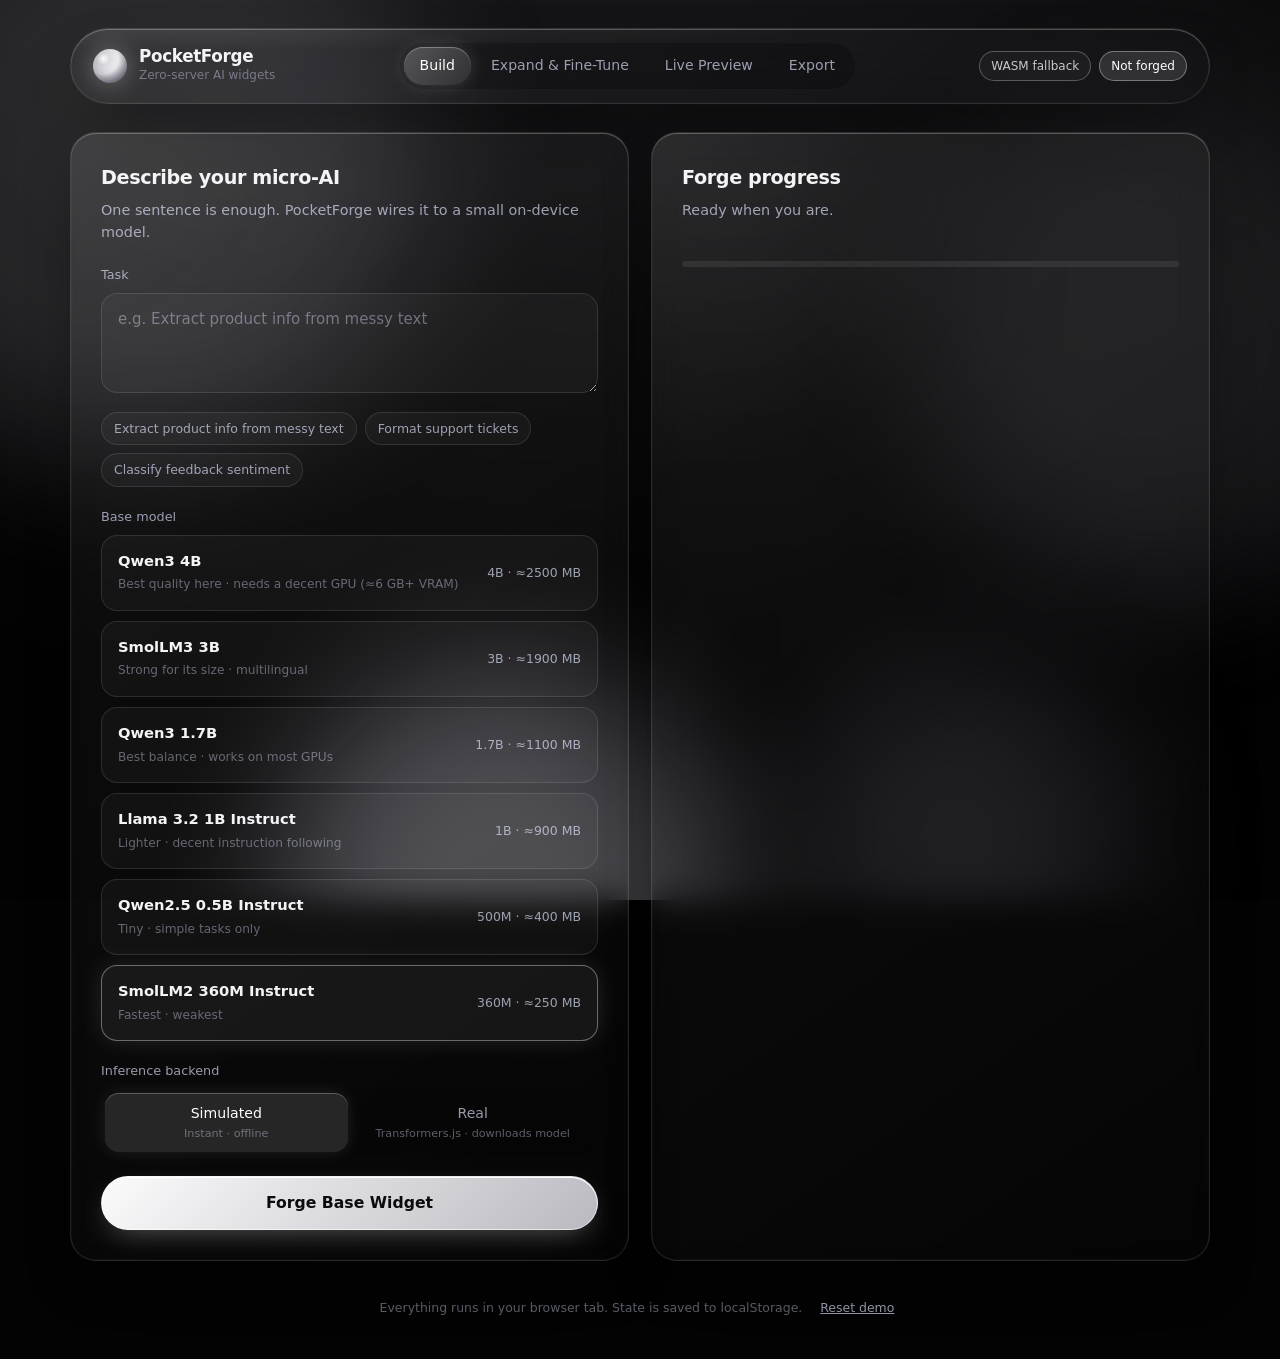
<file: index.html>
<!doctype html>
<html lang="en">
<head>
  <meta charset="utf-8">
  <meta name="viewport" content="width=device-width, initial-scale=1">
  <title>PocketForge</title>
  <meta name="description" content="Forge tiny in-browser AI widgets. No server, no API keys.">
  <link rel="stylesheet" href="styles.css">
</head>
<body>
  <!-- Ambient liquid background (pure CSS, sits behind every glass panel) -->
  <div class="ambient" aria-hidden="true"><i></i><i></i><i></i><i></i></div>

  <div class="shell">
    <!-- ───────────── Header ───────────── -->
    <header class="topbar glass">
      <div class="brand">
        <span class="orb" aria-hidden="true"></span>
        <div>
          <h1>PocketForge</h1>
          <p>Zero-server AI widgets</p>
        </div>
      </div>

      <nav class="tabs" role="tablist" aria-label="Sections">
        <button role="tab" data-tab="build"   aria-selected="true">Build</button>
        <button role="tab" data-tab="expand"  aria-selected="false">Expand &amp; Fine-Tune</button>
        <button role="tab" data-tab="preview" aria-selected="false">Live Preview</button>
        <button role="tab" data-tab="export"  aria-selected="false">Export</button>
      </nav>

      <div class="status">
        <span class="chip" id="hw-chip" title="Detected inference hardware">Detecting…</span>
        <span class="chip chip-ver" id="ver-chip">Not forged</span>
      </div>
    </header>

    <main>
      <!-- ───────────── 1 · BUILD ───────────── -->
      <section id="tab-build" class="panel" role="tabpanel">
        <div class="grid two">
          <div class="glass card">
            <h2>Describe your micro-AI</h2>
            <p class="sub">One sentence is enough. PocketForge wires it to a small on-device model.</p>

            <label class="field">
              <span>Task</span>
              <textarea id="task" rows="3" placeholder="e.g. Extract product info from messy text"></textarea>
            </label>
            <div class="chips" id="task-presets"></div>

            <div class="field">
              <span>Base model</span>
              <div class="model-list" id="model-list"></div>
            </div>

            <div class="field">
              <span>Inference backend</span>
              <div class="seg" id="backend-seg" role="radiogroup" aria-label="Inference backend">
                <button role="radio" data-backend="sim">Simulated<small>Instant · offline</small></button>
                <button role="radio" data-backend="real">Real<small>Transformers.js · downloads model</small></button>
              </div>
            </div>

            <button class="btn primary big" id="forge-btn">Forge Base Widget</button>
          </div>

          <div class="glass card">
            <h2>Forge progress</h2>
            <p class="sub" id="forge-sub">Ready when you are.</p>
            <ol class="steps" id="forge-steps"></ol>
            <div class="bar" aria-hidden="true"><i id="forge-bar"></i></div>
            <pre class="log" id="forge-log" aria-live="polite"></pre>
          </div>
        </div>
      </section>

      <!-- ───────────── 2 · EXPAND ───────────── -->
      <section id="tab-expand" class="panel" role="tabpanel" hidden>
        <div class="grid two">
          <div class="glass card">
            <h2>Expand &amp; Fine-Tune Model</h2>
            <p class="sub">Teach your widget new behavior. Your data is genuinely used: as learned patterns in Simulated mode, and as few-shot context in Real mode.</p>

            <label class="field">
              <span>Training examples <em>one per line: <code>input =&gt; output</code>, or paste a JSON array</em></span>
              <textarea id="ex-text" rows="6" placeholder="Order #4821 broke on arrival, please refund =&gt; {&quot;priority&quot;:&quot;high&quot;,&quot;category&quot;:&quot;billing&quot;}"></textarea>
            </label>

            <div class="row">
              <label class="btn ghost" for="ex-file">Upload JSON / CSV</label>
              <input id="ex-file" type="file" accept=".json,.csv,.txt" hidden>
              <button class="btn ghost" id="ex-sample">Insert sample</button>
            </div>

            <label class="field">
              <span>Behavior rules <em>one per line</em></span>
              <textarea id="rules-text" rows="3" placeholder="Always include a confidence score&#10;Redact phone numbers"></textarea>
            </label>
            <p class="hint">Simulated mode understands: <em>bullet/list</em>, <em>uppercase</em>, <em>compact</em>, <em>redact</em>, <em>confidence</em>. Real mode reads any plain-English rule.</p>

            <button class="btn primary big" id="patch-btn">Update &amp; Patch Model</button>
            <p class="hint" id="patch-lock" hidden>Forge a base widget first.</p>
          </div>


          <div class="stack">
            <div class="glass card">
              <h2>Patch progress</h2>
              <ol class="steps" id="patch-steps"></ol>
              <div class="loss">
                <div class="loss-head"><span>Adapter loss</span><em>simulated</em></div>
                <svg viewBox="0 0 300 70" preserveAspectRatio="none" aria-hidden="true">
                  <defs><linearGradient id="lg" x1="0" x2="1"><stop offset="0" stop-color="#ffffff"/><stop offset="1" stop-color="#8a8a92"/></linearGradient></defs>
                  <polyline id="loss-line" fill="none" stroke="url(#lg)" stroke-width="2" stroke-linecap="round" stroke-linejoin="round" points=""/>
                </svg>
              </div>
            </div>

            <div class="glass card">
              <div class="card-head">
                <div><h2>Self-test</h2><p class="sub" id="test-sub">Forge a widget to run tests.</p></div>
                <div class="btns"><button class="btn ghost" id="test-btn">Run tests</button><button class="btn ghost" id="auto-btn" title="Test, teach the failed cases, retest (up to 3 rounds)">Auto-improve</button></div>
              </div>
              <div class="score"><b id="score-num">—</b><div class="bar"><i id="score-bar"></i></div></div>
              <ul class="list tests" id="test-list"></ul>
              <label class="check"><input type="checkbox" id="auto-fix" checked> Auto-fix failures after forging <em>(teaches the failed held-out cases, then re-tests)</em></label>
              <button class="btn ghost" id="fix-btn" hidden>Copy failures into examples</button>
            </div>

            <div class="glass card">
              <h2>Bundle knowledge</h2>
              <div class="counts"><div><b id="n-ex">0</b><span>examples</span></div><div><b id="n-rules">0</b><span>rules</span></div><div><b id="n-ver">—</b><span>version</span></div></div>
              <ul class="list" id="knowledge-list"></ul>
              <h3>Version history</h3>
              <ul class="list history" id="history-list"></ul>
            </div>
          </div>
        </div>
      </section>

      <!-- ───────────── 3 · PREVIEW ───────────── -->
      <section id="tab-preview" class="panel" role="tabpanel" hidden>
        <div class="glass chat">
          <div class="chat-head">
            <div>
              <h2>Live preview</h2>
              <p class="sub" id="chat-sub">Forge a widget to start testing.</p>
            </div>
            <div class="seg small" id="run-as" role="radiogroup" aria-label="Model version to run">
              <button role="radio" data-as="current" aria-checked="true">Current</button>
              <button role="radio" data-as="base" aria-checked="false">Untrained</button>
            </div>
          </div>
          <div class="msgs" id="msgs" aria-live="polite"></div>
          <div class="chips" id="sample-inputs"></div>
          <form class="composer" id="composer">
            <textarea id="chat-input" rows="2" placeholder="Paste some input…"></textarea>
            <button class="btn primary" id="send-btn" type="submit">Run</button>
          </form>
        </div>
      </section>

      <!-- ───────────── 4 · EXPORT ───────────── -->
      <section id="tab-export" class="panel" role="tabpanel" hidden>
        <div class="grid two wide-left">
          <div class="glass card">
            <div class="card-head">
              <div><h2>Embed snippet</h2><p class="sub">Paste into any HTML page. Self-contained, no build step.</p></div>
              <button class="btn ghost" id="copy-btn">Copy</button>
            </div>
            <pre class="code"><code id="snippet">Forge a widget to generate your snippet.</code></pre>
          </div>

          <div class="stack">
            <div class="glass card">
              <h2>Fallback router</h2>
              <p class="sub">Picked at runtime, in this order.</p>
              <ol class="route">
                <li><b>WebGPU</b><span>q4 weights · fastest</span></li>
                <li><b>WASM (CPU)</b><span>q8 weights · works everywhere modern</span></li>
                <li><b>Rule fallback</b><span>nearest-example match · no model</span></li>
              </ol>
            </div>
            <div class="glass card">
              <h2>Download assets</h2>
              <div class="dl">
                <button class="btn ghost" data-dl="manifest">Bundle manifest <small>.json</small></button>
                <button class="btn ghost" data-dl="adapter">Adapter shard <small>.json</small></button>
                <button class="btn ghost" data-dl="widget">Standalone widget <small>.html</small></button>
              </div>
              <h3>Base model (.onnx)</h3>
              <p class="hint" id="onnx-note">The ONNX weights are hundreds of MB and live on Hugging Face, so this demo links them instead of faking a file.</p>
              <pre class="code small"><code id="onnx-cmd"></code></pre>
              <a class="link" id="onnx-link" target="_blank" rel="noopener">Browse model files ↗</a>
            </div>
          </div>
        </div>
      </section>
    </main>

    <footer class="foot">Everything runs in your browser tab. State is saved to localStorage.
      <button class="linkbtn" id="reset-btn">Reset demo</button></footer>
  </div>

  <div class="toasts" id="toasts" aria-live="polite"></div>

  <!-- Classic scripts (not ES modules) so the page also works when opened via file:// -->
  <script src="js/store.js"></script>
  <script src="js/models.js"></script>
  <script src="js/monitor.js"></script>
  <script src="js/engine.js"></script>
  <script src="js/starter.js"></script>
  <script src="js/tester.js"></script>
  <script src="js/trainer.js"></script>
  <script src="js/exporter.js"></script>
  <script src="js/ui.js"></script>
</body>
</html>
</file>
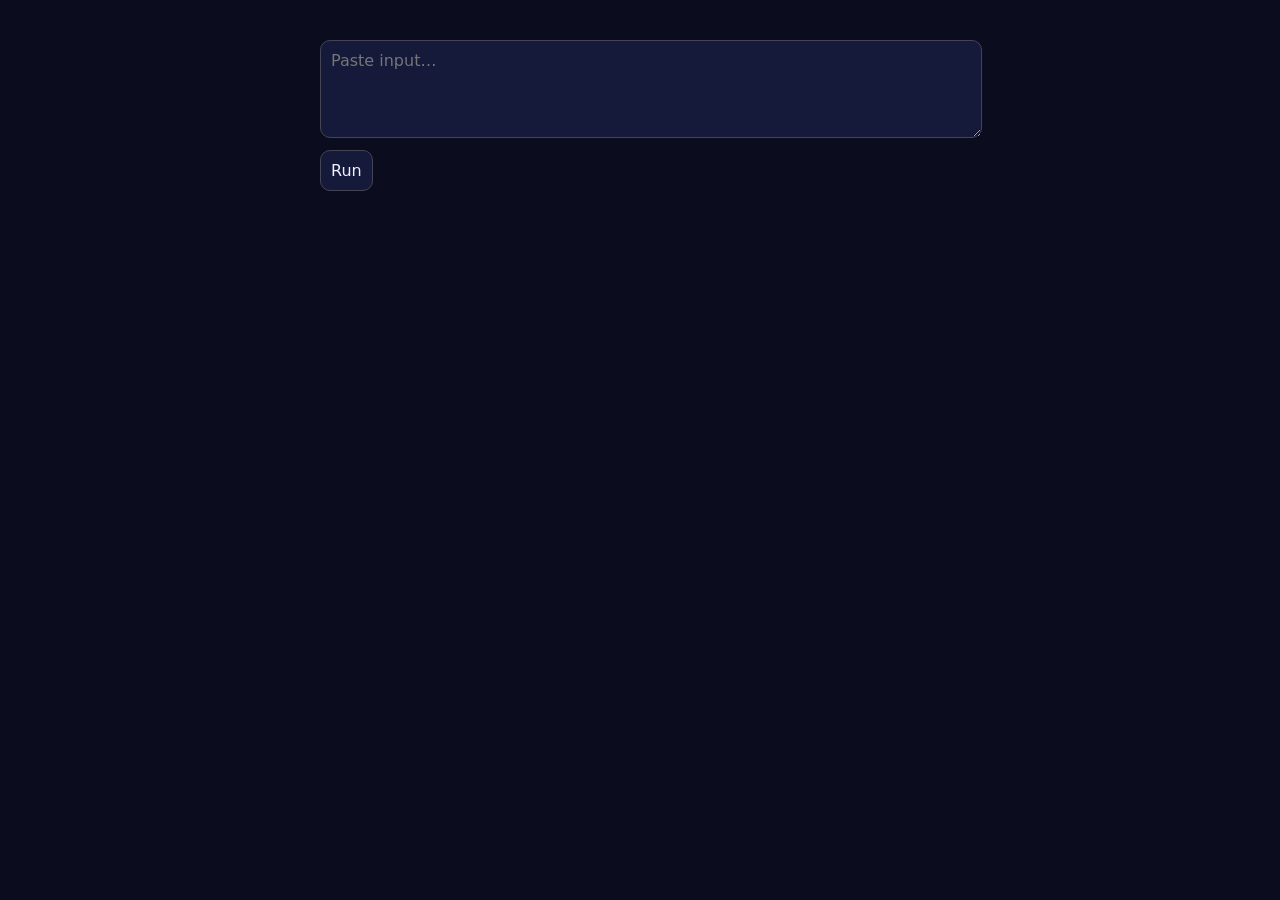
<file: widget.html>
<!doctype html>
<html lang="en"><head><meta charset="utf-8"><meta name="viewport" content="width=device-width,initial-scale=1">
<title>PocketForge widget</title>
<style>body{font:16px system-ui;max-width:640px;margin:40px auto;padding:0 16px;background:#0b0d1f;color:#eef}textarea,button{font:inherit;padding:10px;border-radius:10px;border:1px solid #445;background:#161a3a;color:inherit}button{margin-top:8px;cursor:pointer}</style>
</head><body>
<!-- PocketForge widget · v1.3.0 · runs 100% in the visitor's browser -->
<div id="pocketforge"></div>
<script type="module">
// ── 1. Config (your task + everything you taught it) ──
const CONFIG = {
  "version": "1.3.0",
  "task": "A friendly math tutor chatbot for simple trigonometry. Answer questions about sin, cos and tan of common angles and about right-triangle ratios. Give the formula or value first, then the result, in 1 to 3 short lines.",
  "model": "onnx-community/Qwen3-4B-ONNX",
  "noThink": true,
  "rules": [],
  "examples": [
    {
      "input": "cosine meaning?",
      "output": "The cosine of an angle in a right triangle is the ratio of the adjacent side to the hypotenuse. It is also the x-coordinate of the unit circle at that angle. cos(θ) = adjacent/hypotenuse.",
      "src": "you"
    },
    {
      "input": "show me in bullet points",
      "output": "- Sin: Opposite / Hypotenuse  \n- Cos: Adjacent / Hypotenuse  \n- Tan: Opposite / Adjacent",
      "src": "you"
    },
    {
      "input": "what are the diffrent types of triangles",
      "output": "There are several types of triangles based on their angles and sides. The main types are: equilateral (all sides and angles equal), isosceles (two sides and angles equal), scalene (no sides or angles equal), right-angled (one angle is 90 degrees), acute-angled (all angles less than 90 degrees), and obtuse-angled (one angle greater than 90 degrees).",
      "src": "you"
    }
  ]
};

// ── 2. Prompt builder (identical to the live preview) ──
function buildMessages(task, rules, examples, input) {
    const sys = ['You are a focused micro-assistant embedded in a web page.',
      'Task: ' + (task || 'Answer the user.')]
      .concat(rules.length ? ['Rules:'].concat(rules.map(r => '- ' + r)) : [])
      .concat(['Every user message is the input for the task above. Do what the task says; never ask for logins, credentials or personal information.',
        'Reply with the result only, no preamble. Match the format of any examples exactly; use plain text unless the task, rules or examples call for JSON.']).join('\n');
    // Small models obey the USER turn far more than the system turn, so every turn restates the task
    // and wraps the text as quoted data. Examples use the exact same wrapper as the live input.
    const wrap = t => 'Task: ' + (task || 'Answer the user.') + '\nApply the task to the text below. Output only the result.\nText:\n\"\"\"\n' + t + '\n\"\"\"\nResult:';
    const msgs = [{ role: 'system', content: sys }];
    // Last 8 examples keep the context short enough for a ~0.5B model.
    examples.slice(-8).forEach(e => msgs.push({ role: 'user', content: wrap(e.input) }, { role: 'assistant', content: e.output }));
    msgs.push({ role: 'user', content: wrap(input) });
    return msgs;
  }

// ── 3. Fallback router: WebGPU → WASM → rule-based ──
async function pickRoutes() {
  const routes = [];
  try {
    if (navigator.gpu && await navigator.gpu.requestAdapter()) routes.push({ device: 'webgpu', dtype: 'q4f16' }, { device: 'webgpu', dtype: 'q4' });
  } catch (e) { /* no WebGPU */ }
  if (typeof WebAssembly === 'object') routes.push({ device: 'wasm', dtype: 'q8' }, { device: 'wasm', dtype: 'q4' });
  return routes;                       // empty → rule fallback
}

let generator = null;
async function loadModel(onStatus) {
  const routes = await pickRoutes();
  if (!routes.length) return null;
  let pipeline;
  try { ({ pipeline } = await import('https://cdn.jsdelivr.net/npm/@huggingface/transformers@4.3.2')); }
  catch (e) { console.warn('PocketForge: could not load Transformers.js', e); return null; }   // offline/blocked → rule fallback
  // To self-host weights: import { env } and set env.allowRemoteModels = false; env.localModelPath = '/models/';
  for (const route of routes) {
    try {
      const files = {};
      return await pipeline('text-generation', CONFIG.model, Object.assign({}, route, {
        progress_callback: p => {
          if (p.status !== 'progress' || !p.total) return;
          files[p.file] = p; const f = Object.values(files);
          onStatus('Downloading model… ' + Math.round(100 * f.reduce((a, x) => a + x.loaded, 0) / f.reduce((a, x) => a + x.total, 0)) + '%');
        }
      }));
    } catch (e) { console.warn('PocketForge route failed:', route, e); }
  }
  return null;
}

// Last-resort fallback: reply with the closest taught example (no model needed).
function nearest(input) {
  const tok = s => new Set(String(s).toLowerCase().match(/[a-z0-9]+/g) || []);
  const a = tok(input); let best = null, top = 0;
  CONFIG.examples.forEach(e => {
    const b = tok(e.input); let i = 0; a.forEach(t => b.has(t) && i++);
    const score = i / (a.size + b.size - i || 1);
    if (score > top) { top = score; best = e; }
  });
  return best ? best.output : '(No on-device model available in this browser.)';
}

async function run(input, onStatus) {
  if (generator === null) generator = (await loadModel(onStatus)) || false;
  if (!generator) return nearest(input);
  const msgs = buildMessages(CONFIG.task, CONFIG.rules, CONFIG.examples, input);
  if (CONFIG.noThink) msgs[msgs.length - 1].content += ' /no_think';   // Qwen3: skip the reasoning phase
  const out = await generator(msgs, { max_new_tokens: 160, do_sample: false });
  let text = out[0].generated_text.at(-1).content;
  const end = text.lastIndexOf('</think>');             // Qwen3: drop the reasoning block (string ops, no regex)
  if (end >= 0) text = text.slice(end + 8);
  if (text.indexOf('<think>') >= 0) text = text.slice(0, text.indexOf('<think>'));
  return text.trim();
}

// ── 4. Minimal UI (style freely) ──
const root = document.getElementById('pocketforge');
root.innerHTML = '<textarea rows="4" style="width:100%" placeholder="Paste input…"></textarea>' +
  '<button>Run</button> <small></small><pre style="white-space:pre-wrap"></pre>';
const [box, btn, note, out] = ['textarea', 'button', 'small', 'pre'].map(t => root.querySelector(t));
btn.onclick = async () => {
  btn.disabled = true; out.textContent = '';
  try { out.textContent = await run(box.value, t => (note.textContent = t)); note.textContent = ''; }
  catch (e) { out.textContent = 'Error: ' + (e.message || e); }
  finally { btn.disabled = false; }
};
</script>
</body></html>
</file>
<file: styles.css>
/* ==========================================================================
   PocketForge · Liquid Glass theme
   Layers: ambient gradient blobs → glass panels (blur + specular edge) → content
   ========================================================================== */
:root{
  --bg:#030304; --text:#f4f4f6; --muted:rgba(226,230,255,.66); --faint:rgba(226,230,255,.4);
  --stroke:rgba(255,255,255,.11); --field:rgba(255,255,255,.035);
  --accent:#f2f2f4; --accent2:#9a9aa2; --ok:#e6e6ea; --warn:#c8c8ce; --danger:#b0b0b8;
  --r:26px; --ease:cubic-bezier(.2,.8,.2,1);
}
*{box-sizing:border-box;margin:0}
html{color-scheme:dark}
body{
  font:15px/1.55 Inter,ui-sans-serif,system-ui,-apple-system,"Segoe UI",Roboto,sans-serif;
  color:var(--text);background:var(--bg);min-height:100vh;overflow-x:hidden;-webkit-font-smoothing:antialiased;
}
h1,h2,h3{font-weight:600;letter-spacing:-.02em}
h2{font-size:1.2rem}
h3{font-size:.8rem;text-transform:uppercase;letter-spacing:.08em;color:var(--faint);margin:22px 0 10px;font-weight:600}
code{font-family:ui-monospace,SFMono-Regular,Menlo,Consolas,monospace;font-size:.85em}
[hidden]{display:none!important}

/* ── Ambient background ───────────────────────────────────────────────── */
.ambient{position:fixed;inset:0;z-index:-1;overflow:hidden;
  background:radial-gradient(120% 90% at 50% -10%,#18181b 0%,#0a0a0b 55%,#020203 100%)}
.ambient i{position:absolute;border-radius:50%;filter:blur(70px);opacity:.22;will-change:transform;animation:drift 28s ease-in-out infinite alternate}
.ambient i:nth-child(1){width:46vmax;height:46vmax;left:-12vmax;top:-10vmax;background:#8c8c94}
.ambient i:nth-child(2){width:38vmax;height:38vmax;right:-10vmax;top:8vmax;background:#5c5c64;animation-delay:-8s}
.ambient i:nth-child(3){width:34vmax;height:34vmax;left:22vw;bottom:-16vmax;background:#b4b4bc;animation-delay:-15s;opacity:.38}
.ambient i:nth-child(4){width:26vmax;height:26vmax;right:12vw;bottom:-8vmax;background:#46464c;animation-delay:-21s;opacity:.35}
@keyframes drift{to{transform:translate3d(6vw,4vh,0) scale(1.12)}}

/* ── Glass primitive ──────────────────────────────────────────────────── */
.glass{
  position:relative;border:1px solid var(--stroke);border-radius:var(--r);
  background:linear-gradient(145deg,rgba(255,255,255,.055),rgba(255,255,255,.012));
  -webkit-backdrop-filter:blur(16px) saturate(150%);backdrop-filter:blur(16px) saturate(150%);
  box-shadow:0 24px 60px -24px rgba(0,0,0,.65),inset 0 1px 0 rgba(255,255,255,.24),inset 0 0 0 1px rgba(255,255,255,.025);
}
.glass::before{ /* soft specular highlight on the top-left edge */
  content:"";position:absolute;inset:0;border-radius:inherit;pointer-events:none;
  background:radial-gradient(120% 55% at 0% 0%,rgba(255,255,255,.07),transparent 55%);
}

/* ── Layout ───────────────────────────────────────────────────────────── */
.shell{max-width:1180px;margin:0 auto;padding:28px 20px 40px}
.topbar{display:flex;align-items:center;gap:24px;padding:14px 22px;margin-bottom:28px;border-radius:999px;flex-wrap:wrap}
.brand{display:flex;align-items:center;gap:12px}
.brand h1{font-size:1.05rem;line-height:1.1}
.brand p{font-size:.75rem;color:var(--faint)}
.orb{width:34px;height:34px;border-radius:50%;
  background:radial-gradient(circle at 30% 28%,#fff 0,#dcdce0 18%,#f2f2f4 45%,#5a5a62 100%);
  box-shadow:0 0 24px rgba(255,255,255,0.315),inset 0 -6px 12px rgba(0,0,30,.35)}
.tabs{display:flex;gap:4px;padding:4px;border-radius:999px;background:rgba(0,0,0,.22);margin:0 auto}
.tabs button{border:0;background:none;color:var(--muted);padding:8px 16px;border-radius:999px;font:inherit;font-size:.88rem;cursor:pointer;transition:.25s var(--ease);white-space:nowrap}
.tabs button:hover{color:var(--text)}
.tabs button[aria-selected=true]{color:#fff;background:linear-gradient(135deg,rgba(255,255,255,0.248),rgba(255,255,255,0.105));box-shadow:0 0 18px rgba(255,255,255,0.158),inset 0 1px 0 rgba(255,255,255,.3)}
.status{display:flex;gap:8px}
.chip{font-size:.75rem;padding:5px 11px;border-radius:999px;border:1px solid var(--stroke);background:var(--field);color:var(--muted)}
.chip.ok{color:var(--ok);border-color:rgba(235,235,240,.35)}
.chip.warn{color:var(--warn);border-color:rgba(200,200,206,.35)}
.chip-ver{color:#fff;border-color:rgba(255,255,255,0.225);background:rgba(255,255,255,0.081)}

.panel{animation:rise .5s var(--ease)}
@keyframes rise{from{opacity:0;transform:translateY(10px)}}
.grid{display:grid;gap:22px}
.grid.two{grid-template-columns:repeat(2,minmax(0,1fr))}
.grid>*,.stack>*{min-width:0}
.grid.two.wide-left{grid-template-columns:minmax(0,1.35fr) minmax(0,1fr)}
.stack{display:flex;flex-direction:column;gap:22px}
.card{padding:30px}
.card-head{display:flex;justify-content:space-between;gap:16px;align-items:flex-start;margin-bottom:6px}
.sub{color:var(--muted);font-size:.9rem;margin:6px 0 22px}
.hint{color:var(--faint);font-size:.78rem;margin:-6px 0 18px}
.hint em{font-style:normal;color:var(--muted)}

/* ── Form controls ────────────────────────────────────────────────────── */
.field{display:block;margin-bottom:20px}
.field>span{display:block;font-size:.8rem;font-weight:500;color:var(--muted);margin-bottom:8px}
.field>span em{font-style:normal;color:var(--faint);font-weight:400;margin-left:6px}
textarea,input[type=text],input[type=password]{
  width:100%;resize:vertical;padding:14px 16px;border-radius:16px;border:1px solid var(--stroke);
  background:var(--field);color:var(--text);font:inherit;outline:none;transition:.25s var(--ease)}
textarea::placeholder{color:var(--faint)}
textarea:focus{border-color:rgba(255,255,255,0.315);box-shadow:0 0 0 4px rgba(255,255,255,0.072),0 0 24px rgba(255,255,255,0.09)}
.chips{display:flex;flex-wrap:wrap;gap:8px;margin:-8px 0 20px}
.chips button{border:1px solid var(--stroke);background:var(--field);color:var(--muted);font:inherit;font-size:.78rem;padding:6px 12px;border-radius:999px;cursor:pointer;transition:.2s var(--ease)}
.chips button:hover{color:#fff;border-color:rgba(255,255,255,0.27);transform:translateY(-1px)}
.row{display:flex;gap:10px;margin-bottom:20px;flex-wrap:wrap}

.btn{display:inline-flex;align-items:center;justify-content:center;gap:8px;border:1px solid var(--stroke);border-radius:999px;padding:10px 20px;font:inherit;font-size:.9rem;font-weight:500;color:var(--text);cursor:pointer;background:var(--field);transition:.25s var(--ease)}
.btn:hover{transform:translateY(-1px);border-color:rgba(255,255,255,.3)}
.btn:disabled{opacity:.45;cursor:not-allowed;transform:none}
.btn.primary{border-color:rgba(255,255,255,.28);background:linear-gradient(135deg,rgba(255,255,255,0.383),rgba(255,255,255,0.18));box-shadow:0 10px 30px -8px rgba(255,255,255,0.315),inset 0 1px 0 rgba(255,255,255,.4)}
.btn.primary:hover:not(:disabled){box-shadow:0 14px 38px -8px rgba(255,255,255,0.405),inset 0 1px 0 rgba(255,255,255,.5)}
.btn.big{width:100%;padding:14px;font-size:.98rem}
.btn small{color:var(--faint);font-size:.75rem}
.linkbtn{background:none;border:0;color:var(--muted);font:inherit;text-decoration:underline;cursor:pointer;margin-left:8px}
.link{color:var(--accent2);font-size:.85rem;text-decoration:none}

/* Model cards (radio-style) */
.model-list{display:grid;gap:10px}
.model{display:flex;justify-content:space-between;gap:12px;align-items:center;text-align:left;padding:14px 16px;border-radius:16px;border:1px solid var(--stroke);background:var(--field);color:inherit;font:inherit;cursor:pointer;transition:.25s var(--ease)}
.model:hover{border-color:rgba(255,255,255,.3)}
.model[aria-checked=true]{border-color:rgba(255,255,255,0.36);background:rgba(255,255,255,0.063);box-shadow:0 0 24px rgba(255,255,255,0.113)}
.model b{display:block;font-weight:600;font-size:.92rem}
.model span{font-size:.76rem;color:var(--faint)}
.model .size{font-size:.78rem;color:var(--muted);white-space:nowrap}

/* Segmented control */
.seg{display:grid;grid-template-columns:1fr 1fr;gap:4px;padding:4px;border-radius:18px;background:rgba(0,0,0,.22)}
.seg button{border:0;background:none;color:var(--muted);padding:10px 12px;border-radius:14px;font:inherit;font-size:.88rem;cursor:pointer;transition:.25s var(--ease);text-align:center}
.seg button small{display:block;font-size:.7rem;color:var(--faint)}
.seg button[aria-checked=true]{color:#fff;background:rgba(255,255,255,0.126);box-shadow:inset 0 1px 0 rgba(255,255,255,.25),0 0 16px rgba(255,255,255,0.113)}
.seg.small{display:inline-grid;border-radius:999px}.seg.small button{padding:7px 14px;border-radius:999px;font-size:.8rem}

/* ── Stepper / progress visualizer ────────────────────────────────────── */
.steps{list-style:none;padding:0;display:flex;flex-direction:column;gap:4px}
.steps li{display:grid;grid-template-columns:28px 1fr;gap:14px;padding:10px 0;opacity:.45;transition:.4s var(--ease);position:relative}
.steps li::after{content:"";position:absolute;left:13px;top:38px;bottom:-8px;width:2px;background:var(--stroke)}
.steps li:last-child::after{display:none}
.steps .dot{width:28px;height:28px;border-radius:50%;border:1.5px solid var(--stroke);display:grid;place-items:center;font-size:.72rem;color:var(--faint);background:var(--field);position:relative}
.steps b{display:block;font-weight:500;font-size:.92rem}
.steps span{font-size:.78rem;color:var(--faint)}
.steps li.active{opacity:1}
.steps li.active .dot{border-color:transparent;background:conic-gradient(from 0deg,var(--accent),var(--accent2),transparent 70%);animation:spin 1s linear infinite;box-shadow:0 0 18px rgba(255,255,255,0.315)}
.steps li.active .dot{font-size:0}
.steps li.active .dot::after{content:"";position:absolute;inset:3px;border-radius:50%;background:#17171a}
.steps li.done{opacity:1}
.steps li.done .dot{background:rgba(235,235,240,.15);border-color:rgba(235,235,240,.6);color:var(--ok)}
.steps li.done .dot{font-size:0}
.steps li.done .dot::before{content:"✓";font-size:.8rem}
.steps li.fail .dot{border-color:var(--danger);color:var(--danger)}
@keyframes spin{to{transform:rotate(1turn)}}
.bar{height:6px;border-radius:99px;background:rgba(255,255,255,.08);overflow:hidden;margin:18px 0 12px}
.bar i{display:block;height:100%;width:0;border-radius:inherit;background:linear-gradient(90deg,var(--accent),var(--accent2));box-shadow:0 0 14px rgba(255,255,255,0.18);transition:width .35s var(--ease)}
.log{font:.74rem/1.6 ui-monospace,Menlo,Consolas,monospace;color:var(--faint);max-height:110px;overflow:auto;white-space:pre-wrap}

.loss{margin-top:18px;padding:14px 16px;border-radius:16px;background:rgba(0,0,0,.2)}
.loss-head{display:flex;justify-content:space-between;font-size:.75rem;color:var(--muted);margin-bottom:6px}
.loss-head em{font-style:normal;color:var(--faint)}
.loss svg{width:100%;height:70px;display:block}

.score{display:flex;align-items:center;gap:16px;margin-bottom:14px}
.score b{font-size:1.8rem;font-weight:600;min-width:72px}
.score .bar{flex:1;margin:0}
.tests{max-height:260px;margin-bottom:12px}
.list.tests li{flex-direction:column;align-items:stretch;justify-content:flex-start;gap:2px}
.tests .row1{display:flex;gap:8px;align-items:flex-start;text-align:left}
.tests .ok{color:var(--ok)}.tests .no{color:var(--danger)}
.tests small{color:var(--faint);font-size:.72rem;word-break:break-all;white-space:normal}
.counts{display:grid;grid-template-columns:repeat(3,1fr);gap:10px;margin-bottom:8px}
.counts div{padding:14px;border-radius:16px;background:rgba(0,0,0,.2);text-align:center}
.counts b{display:block;font-size:1.4rem;font-weight:600}
.counts span{font-size:.72rem;color:var(--faint)}
.list{list-style:none;padding:0;display:flex;flex-direction:column;gap:6px;max-height:200px;overflow:auto}
.list li{display:flex;justify-content:space-between;gap:10px;align-items:center;padding:8px 12px;border-radius:12px;background:rgba(255,255,255,.04);font-size:.8rem;color:var(--muted)}
.list li span{overflow:hidden;text-overflow:ellipsis;white-space:nowrap}
.list li button{border:0;background:none;color:var(--faint);cursor:pointer;font-size:1rem}
.list li button:hover{color:var(--danger)}
.list .empty{color:var(--faint);background:none;padding-left:0}
.history li b{color:#fff;font-weight:500;margin-right:8px}

/* ── Chat / live preview ──────────────────────────────────────────────── */
.chat{padding:28px;max-width:860px;margin:0 auto}
.chat-head{display:flex;justify-content:space-between;gap:16px;align-items:flex-start;flex-wrap:wrap}
.msgs{min-height:260px;max-height:48vh;overflow:auto;display:flex;flex-direction:column;gap:14px;padding:8px 2px 16px}
.msg{max-width:88%;padding:12px 16px;border-radius:20px;white-space:pre-wrap;word-break:break-word;font-size:.9rem;animation:rise .35s var(--ease)}
.msg.user{align-self:flex-end;background:linear-gradient(135deg,rgba(255,255,255,0.248),rgba(255,255,255,0.105));border-bottom-right-radius:6px}
.msg.bot{align-self:flex-start;background:rgba(255,255,255,.07);border:1px solid var(--stroke);border-bottom-left-radius:6px;font-family:ui-monospace,Menlo,Consolas,monospace;font-size:.82rem}
.msg .meta{display:block;margin-top:8px;font:.7rem Inter,system-ui,sans-serif;color:var(--faint)}
.msg.sys{align-self:center;color:var(--faint);font-size:.8rem;background:none;text-align:center}
.typing{display:inline-flex;gap:4px}.typing i{width:6px;height:6px;border-radius:50%;background:var(--muted);animation:blink 1s infinite}
.typing i:nth-child(2){animation-delay:.15s}.typing i:nth-child(3){animation-delay:.3s}
@keyframes blink{0%,80%,100%{opacity:.25}40%{opacity:1}}
.composer{display:flex;gap:12px;align-items:flex-end;margin-top:6px}
.composer textarea{resize:none}
.composer .btn{height:48px;padding:0 26px}

/* ── Export ───────────────────────────────────────────────────────────── */
.code{background:rgba(0,0,0,.35);border:1px solid var(--stroke);border-radius:18px;padding:18px;overflow:auto;max-height:560px;font-size:.76rem;line-height:1.6;color:#d0d0d6}
.code.small{max-height:none;margin:8px 0 12px;padding:12px 14px;white-space:pre-wrap;word-break:break-all}
.route{list-style:none;padding:0;display:flex;flex-direction:column;gap:8px;counter-reset:r}
.route li{counter-increment:r;display:flex;align-items:center;gap:12px;padding:10px 14px;border-radius:14px;background:rgba(255,255,255,.04)}
.route li::before{content:counter(r);width:22px;height:22px;border-radius:50%;display:grid;place-items:center;font-size:.72rem;background:rgba(255,255,255,0.113)}
.route b{font-weight:500;font-size:.88rem}.route span{margin-left:auto;font-size:.74rem;color:var(--faint)}
.dl{display:flex;flex-direction:column;gap:8px}.dl .btn{justify-content:space-between;border-radius:16px}

.foot{text-align:center;color:var(--faint);font-size:.78rem;margin-top:36px}

/* Toasts */
.toasts{position:fixed;right:20px;bottom:20px;display:flex;flex-direction:column;gap:10px;z-index:10}
.toast{padding:12px 18px;border-radius:16px;border:1px solid var(--stroke);background:rgba(22,22,26,.82);-webkit-backdrop-filter:blur(20px);backdrop-filter:blur(20px);font-size:.85rem;animation:rise .3s var(--ease);max-width:340px}
.toast.err{border-color:rgba(176,176,184,.55)}

/* ── Responsive & motion ──────────────────────────────────────────────── */
@media (max-width:860px){
  .grid.two,.grid.two.wide-left{grid-template-columns:minmax(0,1fr)}
  .topbar{border-radius:28px;justify-content:center}.tabs{order:3;width:100%;overflow-x:auto}
  .card{padding:22px}
}
@media (prefers-reduced-motion:reduce){*{animation:none!important;transition:none!important}}

/* ── Monochrome overrides: dark text on the light primary button, glass-white selection states ── */
.btn.primary{color:#0b0b0d;font-weight:600;background:linear-gradient(135deg,#fbfbfc,#b9b9c0);border-color:rgba(255,255,255,.6);box-shadow:0 10px 30px -10px rgba(255,255,255,.35),inset 0 1px 0 #fff}
.btn.primary:hover:not(:disabled){box-shadow:0 14px 38px -10px rgba(255,255,255,.55),inset 0 1px 0 #fff}
.msg.user{background:linear-gradient(135deg,rgba(255,255,255,.22),rgba(255,255,255,.1))}
.chip-ver{background:rgba(255,255,255,.12);border-color:rgba(255,255,255,.35)}
.steps li.done .dot{background:rgba(255,255,255,.12);border-color:rgba(255,255,255,.55)}
.steps li.active .dot::after{background:#17171a}

.card-head .btns{display:flex;gap:8px;flex-wrap:wrap;justify-content:flex-end}

/* While the model is generating, stop animating the blurred background so the GPU/CPU goes to inference */
body.busy .ambient i{animation-play-state:paused}

/* Issue flags + feedback row under each reply */
.flags{display:flex;flex-wrap:wrap;gap:6px;margin-top:10px}
.flag{font:.7rem/1.3 Inter,system-ui,sans-serif;padding:4px 10px;border-radius:99px;border:1px solid rgba(255,255,255,.22);background:rgba(255,255,255,.06);color:var(--muted)}
.flag.warn{border-color:rgba(255,255,255,.5);color:var(--text)}
.flag.error{border-color:#fff;background:rgba(255,255,255,.2);color:#fff}
.fb{display:flex;gap:6px;margin-top:10px;flex-wrap:wrap}
.fb button{font:.72rem Inter,system-ui,sans-serif;padding:5px 12px;border-radius:99px;border:1px solid var(--stroke);background:var(--field);color:var(--muted);cursor:pointer;transition:.2s var(--ease)}
.fb button:hover:not(:disabled){color:#fff;border-color:rgba(255,255,255,.4)}
.fb button:disabled{opacity:.7;cursor:default}
.fixbox{width:100%;margin-top:10px;font:.78rem ui-monospace,Menlo,Consolas,monospace;padding:10px;border-radius:12px;min-height:80px}

.check{display:flex;gap:8px;align-items:flex-start;font-size:.8rem;color:var(--muted);margin:0 0 12px}.check em{font-style:normal;color:var(--faint)}
.check input{accent-color:#fff;margin-top:3px}
.fb small{align-self:center;color:var(--faint);font-size:.72rem}
</file>
